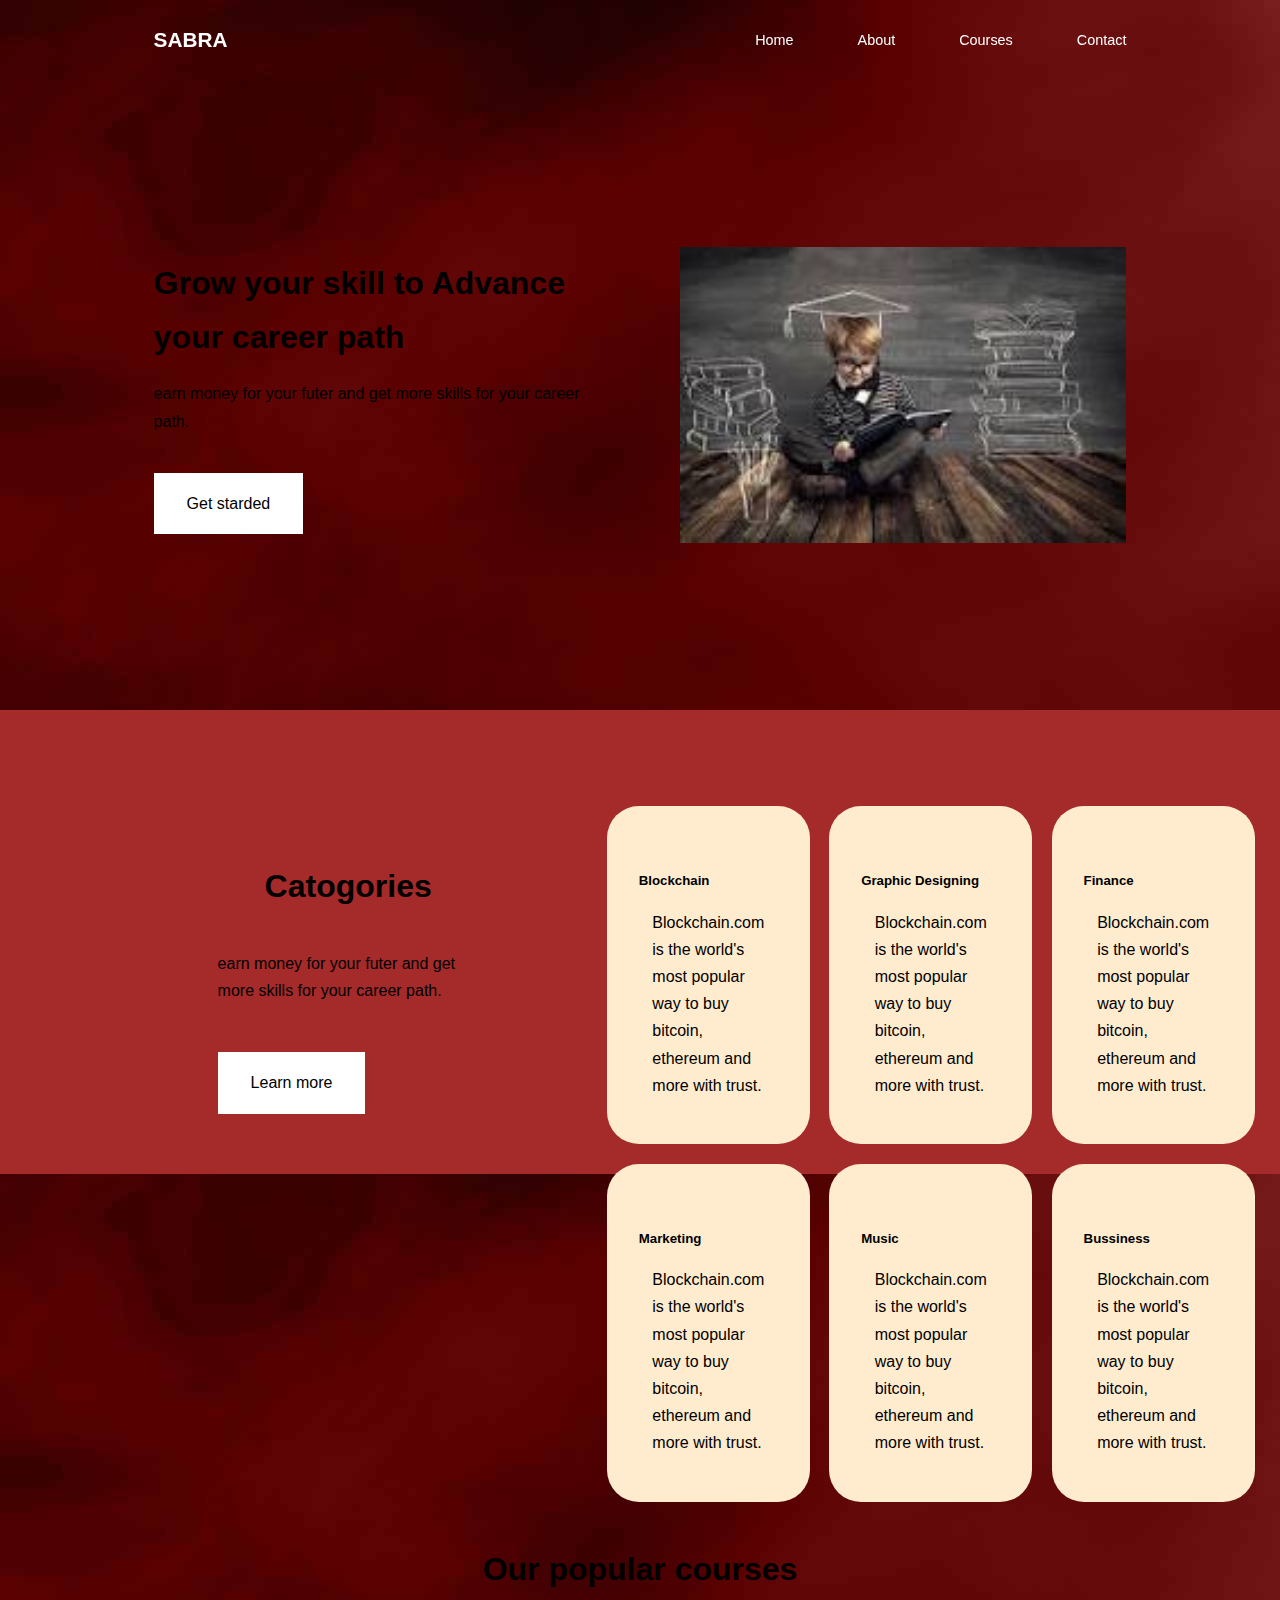
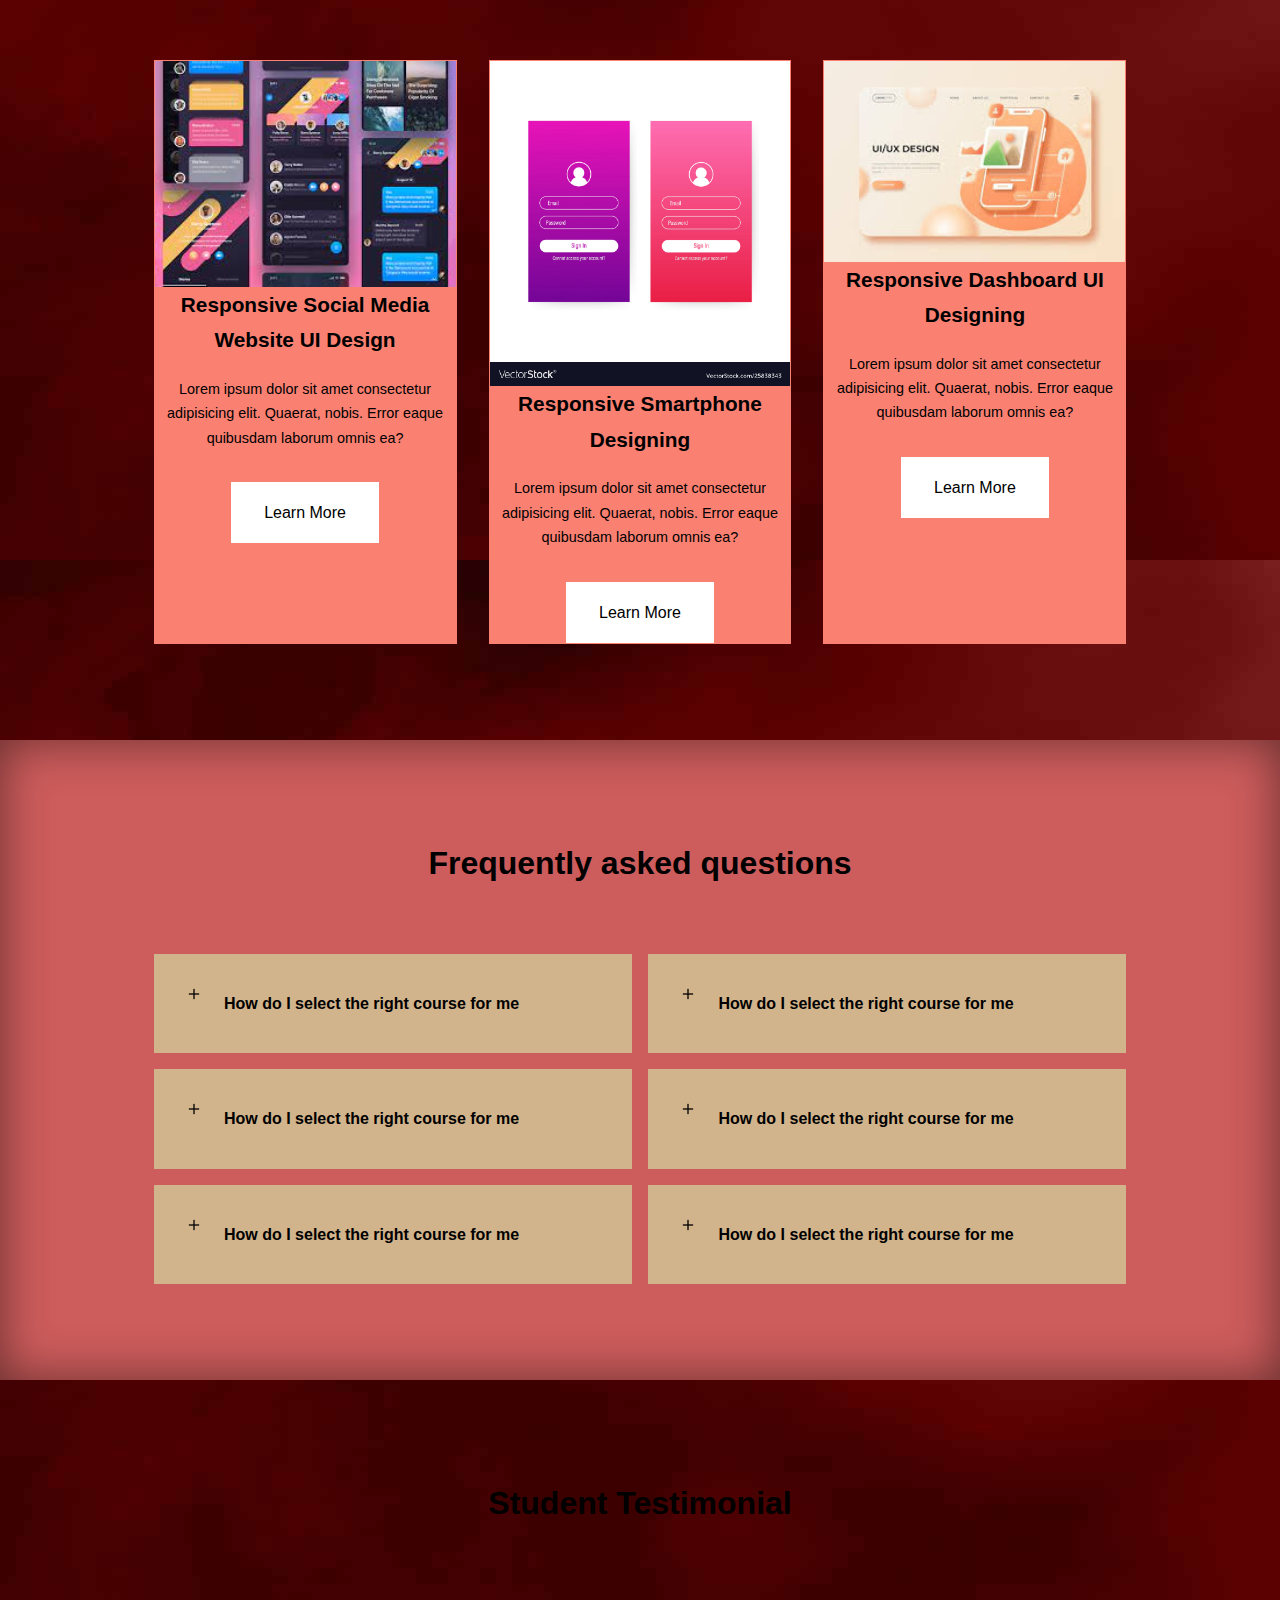
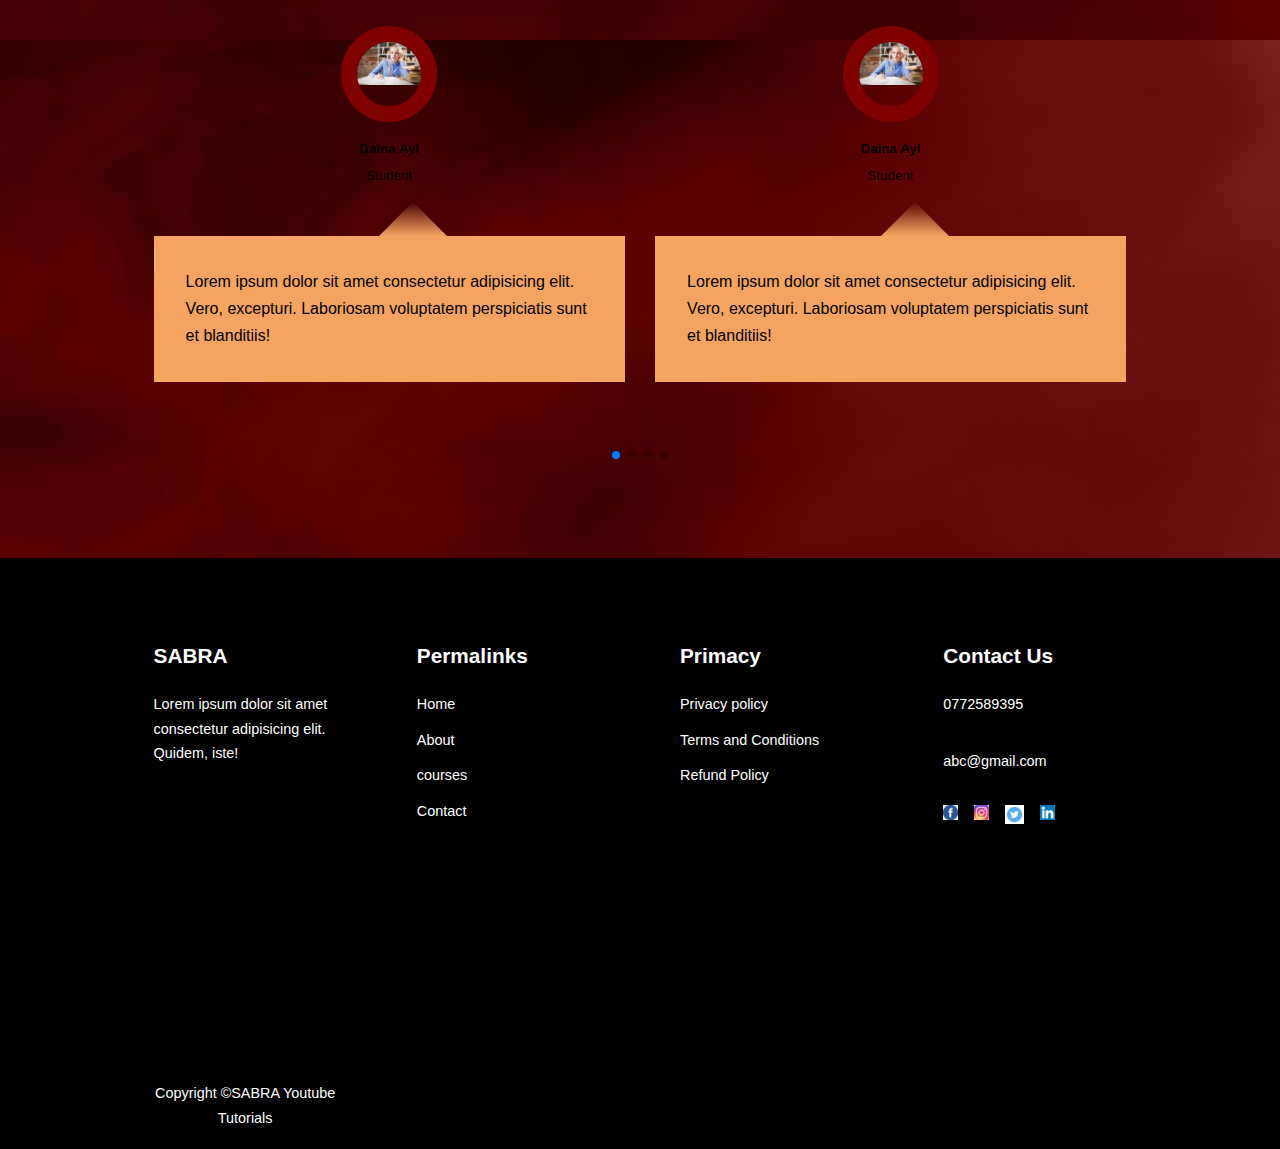
<file: index.html>
<!DOCTYPE html>
<html lang="en">
<head>
    <meta charset="UTF-8">
    <meta http-equiv="X-UA-Compatible" content="IE=edge">
    <meta name="viewport" content="width=device-width, initial-scale=1.0">
    <title>Education Website</title>

    <link rel="stylesheet" href="https://unicons.iconscout.com/release/v2.1.6/css/unicons.css">

    <link rel="stylesheet" href="index.css">

    <style>
        body{
            background-image: url("image9.jpg");
        }
    </style>

    <link rel="stylesheet" href="https://cdn.jsdelivr.net/npm/swiper@8/swiper-bundle.min.css"/>
</head>
<body>
    <nav>
        <div class="container nav_container">
            <a href="index.html"><h4>SABRA</h4></a>
            <ul class="nav_menue">
                <li><a href="index.html">Home</a></li>
                <li><a href="about.html">About</a></li>
                <li><a href="courses.html">Courses</a></li>
                <li><a href="contact.html">Contact</a></li>
            </ul>
            <button id="open_menu_btn"><i class="uil uil-bars"></i></button>
            <button id="close_menu_btn"><i class="uil uil-multiply"></i></button>  
        </div>
    </nav>

    <header>
        <div class="container header_container">
            <div class="header_left">
                <h2>Grow your skill to Advance your career path</h2>
                <p>earn money for your futer and get more skills for your career path.</p>
                <a href="courses.html" class="btn btn.primary">Get starded</a>
            </div>
            <div class="header_right.image">
                <img src="image1.jpg">
            </div>
        </div>
    </header>


    <section class="catogories">
        <div class="container catogories_container">
            <div class="catogories_left">
                <h2>Catogories</h2>
                <p>earn money for your futer and get more skills for your career path.</p>
                <a href="#" class="btn">Learn more</a>
            </div>
            <div class="catogories_right">
                <article class="catogory">
                    <h5>Blockchain</h5>
                    <p>Blockchain.com is the world's most popular way to buy bitcoin, ethereum and more with trust.</p>
                </article>
                <article class="catogory">
                    <h5>Graphic Designing</h5>
                    <p>Blockchain.com is the world's most popular way to buy bitcoin, ethereum and more with trust.</p>
                </article>
                <article class="catogory">
                    <h5>Finance</h5>
                    <p>Blockchain.com is the world's most popular way to buy bitcoin, ethereum and more with trust.</p>
                </article>
                <article class="catogory">
                    <h5>Marketing</h5>
                    <p>Blockchain.com is the world's most popular way to buy bitcoin, ethereum and more with trust.</p>
                </article>
                <article class="catogory">
                    <h5>Music</h5>
                    <p>Blockchain.com is the world's most popular way to buy bitcoin, ethereum and more with trust.</p>
                </article>
                <article class="catogory">
                    <h5>Bussiness</h5>
                    <p>Blockchain.com is the world's most popular way to buy bitcoin, ethereum and more with trust.</p>
                </article>
            </div>
        </div>
    </section>



    <section class="courses">
        <h2>Our popular courses</h2>
            <div class="container courses_container">
                <article class="course">
                    <div class="course_image">
                        <img src="image2.jpg">
                    </div>
                    <div class="course_info">
                    <h4>Responsive Social Media Website UI Design</h4>
                    <p>Lorem ipsum dolor sit amet consectetur adipisicing elit. Quaerat, nobis. Error eaque quibusdam laborum omnis ea?</p>
                    <a href="courses.html" class="btn btn-primary">Learn More</a>
                    </div>
                </article>

                <article class="course">
                    <div class="course_image">
                        <img src="image3.jpg">
                    </div>
                    <div class="course_info">
                    <h4>Responsive Smartphone Designing</h4>
                    <p>Lorem ipsum dolor sit amet consectetur adipisicing elit. Quaerat, nobis. Error eaque quibusdam laborum omnis ea?</p>
                    <a href="courses.html" class="btn btn-primary">Learn More</a>
                </div>
                </article>

                <article class="course">
                    <div class="course_image">
                        <img src="images4.jpg">
                    </div>
                    <div class="course_info">
                    <h4>Responsive Dashboard UI Designing</h4>
                    <p>Lorem ipsum dolor sit amet consectetur adipisicing elit. Quaerat, nobis. Error eaque quibusdam laborum omnis ea?</p>
                    <a href="courses.html" class="btn btn-primary">Learn More</a>
                    </div>
                </article>
            </div>
        </div>
    </section>



    <section class="faqs">
        <h2>Frequently asked questions</h2>
        <div class="container faqs_container">
            <article class="faq open">
                <div class="faq_icon"><img src="plus.png"></div>
                <div class="question_answer">
                    <h4>How do I select the right course for me</h4>
                    <p>Lorem ipsum dolor, sit amet consectetur adipisicing elit. Soluta minima, debitis quae reprehenderit eum veritatis atque aspernatur odio provident commodi neque voluptatibus animi illum accusamus architecto pariatur vel non tempora.
                    </p>
                </div>
            </article>

            <article class="faq open">
                <div class="faq_icon"><img src="plus.png"></div>
                <div class="question_answer">
                    <h4>How do I select the right course for me</h4>
                    <p>Lorem ipsum dolor, sit amet consectetur adipisicing elit. Soluta minima, debitis quae reprehenderit eum veritatis atque aspernatur odio provident commodi neque voluptatibus animi illum accusamus architecto pariatur vel non tempora.
                    </p>
                </div>
            </article>

            <article class="faq open">
                <div class="faq_icon"><img src="plus.png"></div>
                <div class="question_answer">
                    <h4>How do I select the right course for me</h4>
                    <p>Lorem ipsum dolor, sit amet consectetur adipisicing elit. Soluta minima, debitis quae reprehenderit eum veritatis atque aspernatur odio provident commodi neque voluptatibus animi illum accusamus architecto pariatur vel non tempora.
                    </p>
                </div>
            </article>

            <article class="faq open">
                <div class="faq_icon"><img src="plus.png"></div>
                <div class="question_answer">
                    <h4>How do I select the right course for me</h4>
                    <p>Lorem ipsum dolor, sit amet consectetur adipisicing elit. Soluta minima, debitis quae reprehenderit eum veritatis atque aspernatur odio provident commodi neque voluptatibus animi illum accusamus architecto pariatur vel non tempora.
                    </p>
                </div>
            </article>

            <article class="faq open">
                <div class="faq_icon"><img src="plus.png"></div>
                <div class="question_answer">
                    <h4>How do I select the right course for me</h4>
                    <p>Lorem ipsum dolor, sit amet consectetur adipisicing elit. Soluta minima, debitis quae reprehenderit eum veritatis atque aspernatur odio provident commodi neque voluptatibus animi illum accusamus architecto pariatur vel non tempora.
                    </p>
                </div>
            </article>

            <article class="faq open">
                <div class="faq_icon"><img src="plus.png"></div>
                <div class="question_answer">
                    <h4>How do I select the right course for me</h4>
                    <p>Lorem ipsum dolor, sit amet consectetur adipisicing elit. Soluta minima, debitis quae reprehenderit eum veritatis atque aspernatur odio provident commodi neque voluptatibus animi illum accusamus architecto pariatur vel non tempora.
                    </p>
                </div>
            </article>
        </div>
    </section>


    <section class="container testimonial_container mySwiper">
        <h2>Student Testimonial</h2>
        <div class="swiper-wrapper">
            <article class="testimonial swiper-slide">
                <div class="avatar">
                    <img src="image5.jpg">
                </div>
                <div class="testimonial_info">
                    <h5>Daina Ayi</h5>
                    <small>Student</small>
                </div>
                <div class="testimonial_body">
                    <p>Lorem ipsum dolor sit amet consectetur adipisicing elit. Vero, excepturi. Laboriosam voluptatem perspiciatis sunt et blanditiis!</p>
                </div>
            </article>
            <article class="testimonial swiper-slide">
                <div class="avatar">
                    <img src="image5.jpg">
                </div>
                <div class="testimonial_info">
                    <h5>Daina Ayi</h5>
                    <small>Student</small>
                </div>
                <div class="testimonial_body">
                    <p>Lorem ipsum dolor sit amet consectetur adipisicing elit. Vero, excepturi. Laboriosam voluptatem perspiciatis sunt et blanditiis!</p>
                </div>
            </article>
            <article class="testimonial swiper-slide">
                <div class="avatar">
                    <img src="image5.jpg">
                </div>
                <div class="testimonial_info">
                    <h5>Daina Ayi</h5>
                    <small>Student</small>
                </div>
                <div class="testimonial_body">
                    <p>Lorem ipsum dolor sit amet consectetur adipisicing elit. Vero, excepturi. Laboriosam voluptatem perspiciatis sunt et blanditiis!</p>
                </div>
            </article>
            <article class="testimonial swiper-slide">
                <div class="avatar">
                    <img src="image5.jpg">
                </div>
                <div class="testimonial_info">
                    <h5>Daina Ayi</h5>
                    <small>Student</small>
                </div>
                <div class="testimonial_body">
                    <p>Lorem ipsum dolor sit amet consectetur adipisicing elit. Vero, excepturi. Laboriosam voluptatem perspiciatis sunt et blanditiis!</p>
                </div>
            </article>
            <article class="testimonial swiper-slide">
                <div class="avatar">
                    <img src="image5.jpg">
                </div>
                <div class="testimonial_info">
                    <h5>Daina Ayi</h5>
                    <small>Student</small>
                </div>
                <div class="testimonial_body">
                    <p>Lorem ipsum dolor sit amet consectetur adipisicing elit. Vero, excepturi. Laboriosam voluptatem perspiciatis sunt et blanditiis!</p>
                </div>
            </article>
        </div>
        <div class="swiper-pagination"></div>
        </section>


        <footer>
            <div class="container footer_container">
                <div class="footer 1">
                    <a href="index.html" class="footer_logo"><h4>SABRA</h4></a>
                    <p>
                        Lorem ipsum dolor sit amet consectetur adipisicing elit. Quidem, iste!
                    </p>
                </div>

                <div class="footer 2">
                    <h4>Permalinks</h4>
                    <ul class="permalinks">
                        <li><a href="index.html">Home</a></li>
                        <li ><a href="about.html">About</a></li>
                        <li><a href="courses.html">courses</a></li>
                        <li><a href="contact.html">Contact</a></li>
                    </ul>
                </div>

                <div class="footer 3">
                    <h4>Primacy</h4>
                    <ul class="Primacy">
                        <li><a href="#">Privacy policy</a></li>
                        <li ><a href="#">Terms and Conditions</a></li>
                        <li><a href="#">Refund Policy</a></li>
                    </ul>
                </div>

                <div class="footer 4">
                    <h4>Contact Us</h4>
                    <div >
                        <p>0772589395</p>
                        <p>abc@gmail.com</p>
                    </div>
                    <ul class="footer_socials">
                        <li>
                            <a href="#"><img src="facebook.png"></a>
                        </li>
                        <li>
                            <a href="#"><img src="instergram.jpg"></a>
                        </li>
                        <li>
                            <a href="#"><img src="twitter.png"></a>
                        </li>
                        <li>
                            <a href="#"><img src="linkdin.png"></a>
                        </li>
                    </ul>
                </div>
                <div class="footer_copyrights">
                    <p>Copyright &copy;SABRA Youtube Tutorials</p>
                </div>
                
            </div>
        </footer>
    <script src="./main.js"></script>
    <script src="https://cdn.jsdelivr.net/npm/swiper@8/swiper-bundle.min.js"></script>

    <script>
        var swiper = new Swiper(".mySwiper", {
          slidesPerView: 1,
          spaceBetween: 30,
          pagination: {
            el: ".swiper-pagination",
            clickable: true,
          },
          breakpoints:{
            600: {
                slidesPerView: 2,
            }
          }
        });
      </script>
</body>
</html>
</file>
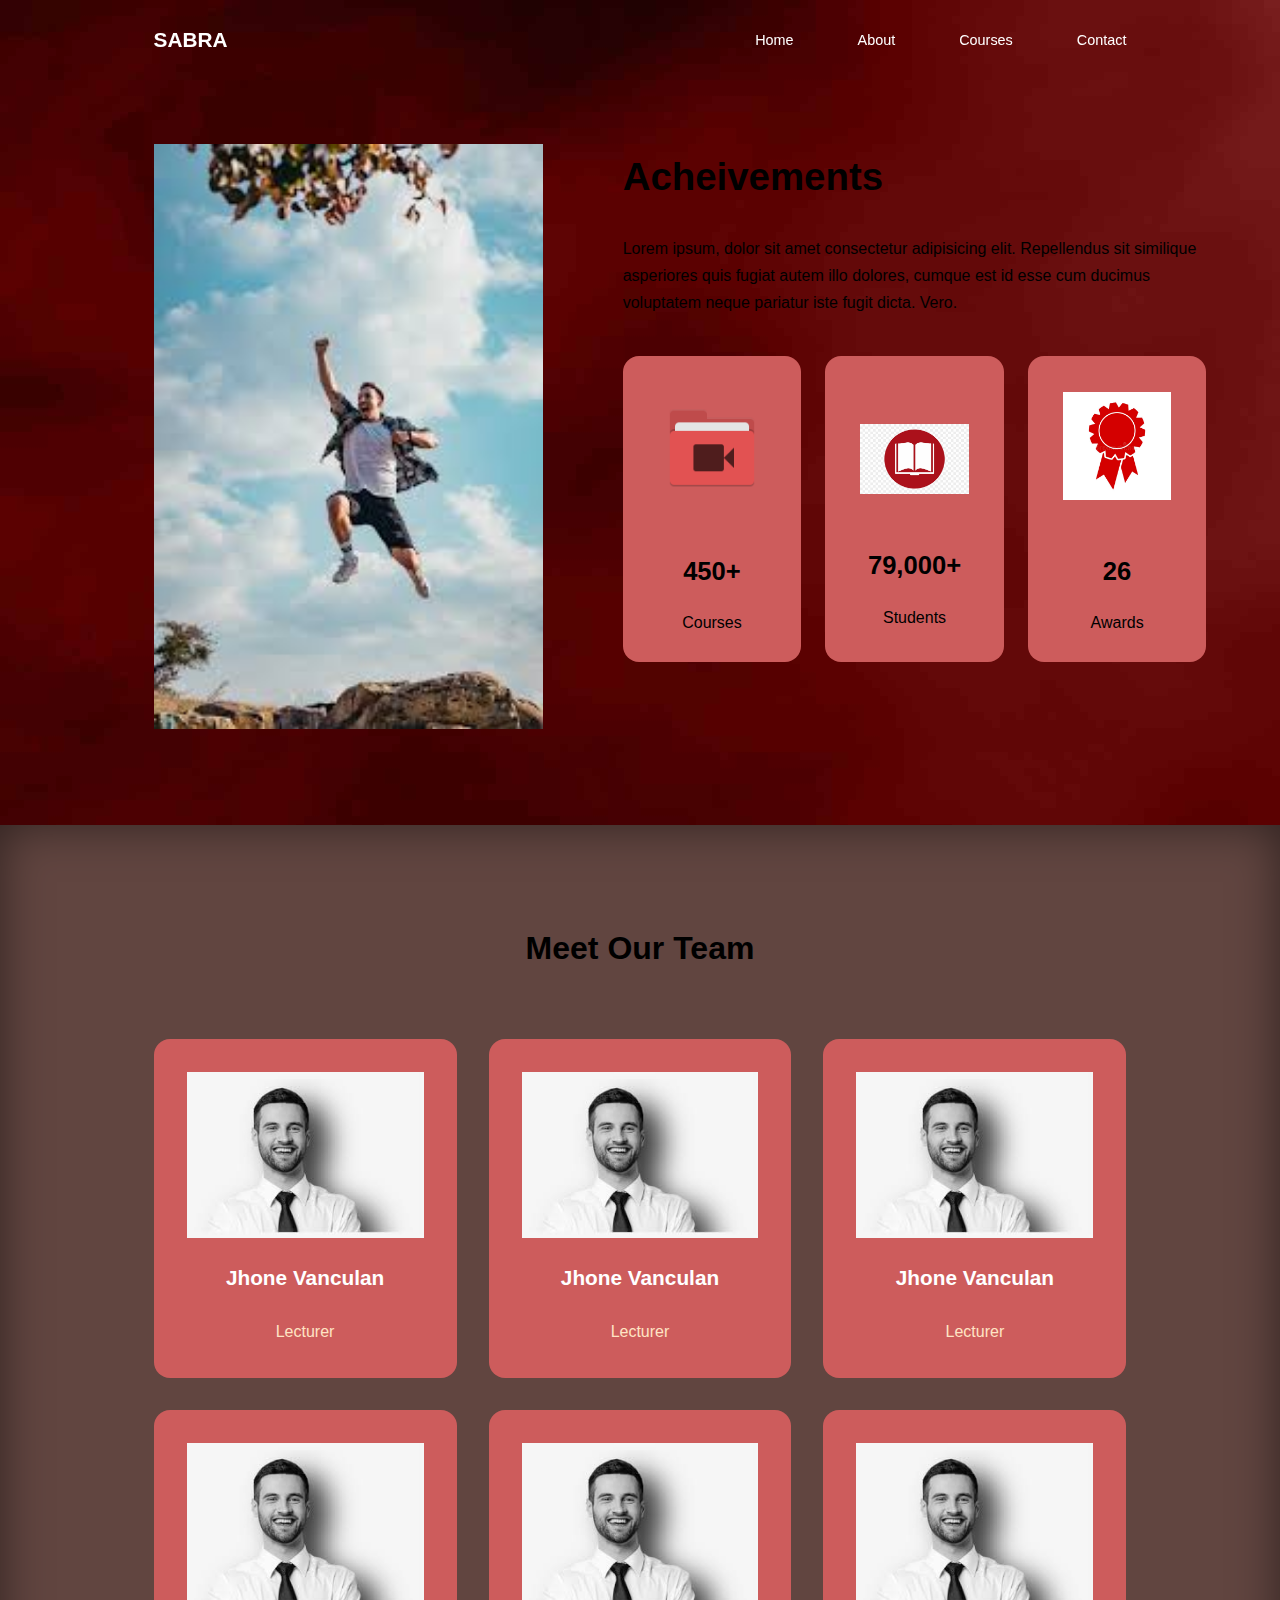
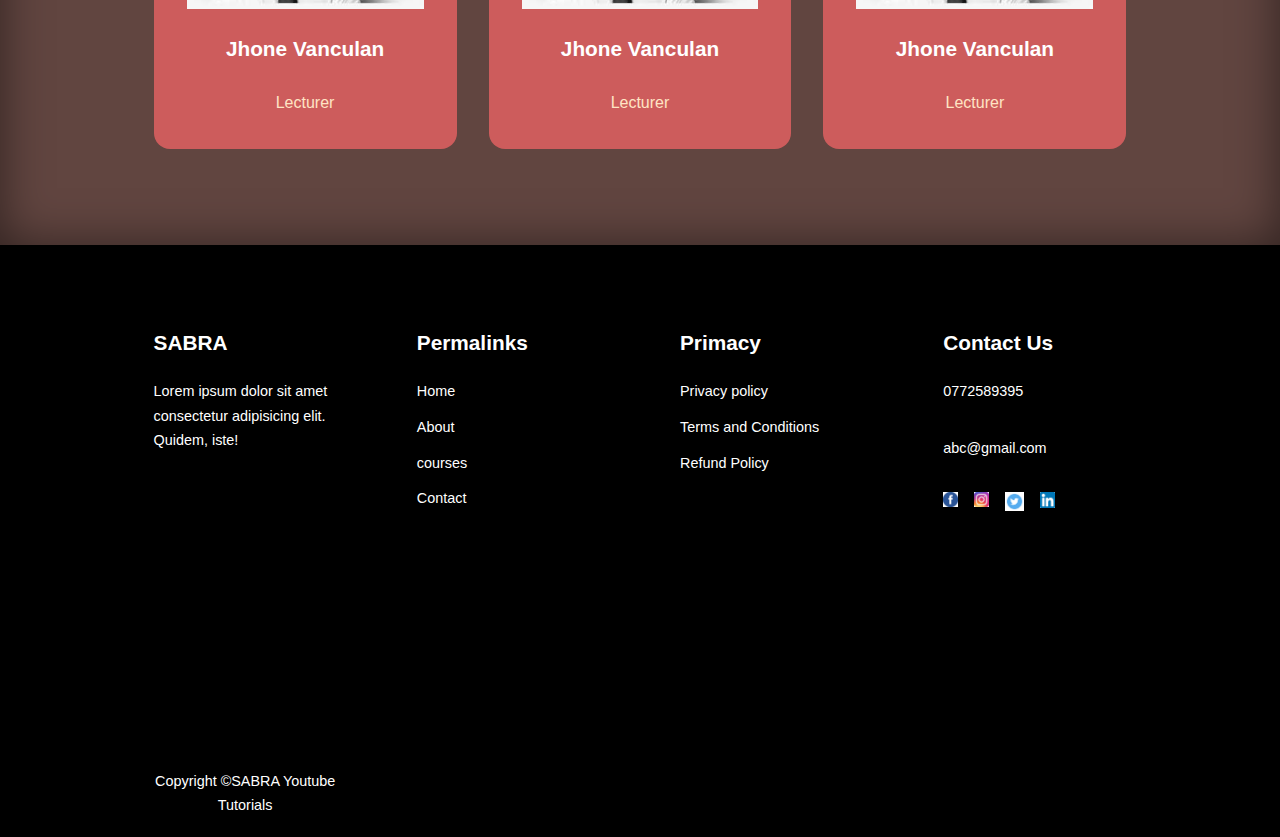
<file: about.html>
<!DOCTYPE html>
<html lang="en">
<head>
    <meta charset="UTF-8">
    <meta http-equiv="X-UA-Compatible" content="IE=edge">
    <meta name="viewport" content="width=device-width, initial-scale=1.0">
    <title>Education Website</title>

    <link rel="stylesheet" href="https://unicons.iconscout.com/release/v2.1.6/css/unicons.css">


    <link rel="stylesheet" href="index.css">
    <link rel="stylesheet" href="about.css">

    <style>
        body{
            background-image: url("image9.jpg");
        }
    </style>
</head>
<body>
    <nav>
        <div class="container nav_container">
            <a href="index.html"><h4>SABRA</h4></a>
            <ul class="nav_menue">
                <li><a href="index.html">Home</a></li>
                <li><a href="about.html">About</a></li>
                <li><a href="courses.html">Courses</a></li>
                <li><a href="contact.html">Contact</a></li>
            </ul>
            <button id="open_menu_btn"><i class="uil uil-bars"></i></button>
            <button id="close_menu_btn"><i class="uil uil-multiply"></i></button>  
        </div>
    </nav>

    <section class="about_achivements">
        <div class="container about_achivements-container">
            <div class="about_achivements-left">
                <img src="achive.jpg">
            </div>
            <div class="about_achivements-right">
               <h1>Acheivements</h1>
               <p>Lorem ipsum, dolor sit amet consectetur adipisicing elit. Repellendus sit similique asperiores quis fugiat autem illo dolores, cumque est id esse cum ducimus voluptatem neque pariatur iste fugit dicta. Vero.</p> 
            <div class="archivements_cards">
                <article class="archivement_card">
                    <span class="achiv_icon">
                        <img src ="vedio.png">
                    </span>
                    <h3>450+</h3>
                    <p>Courses</p>
                </article>

                <article class="archivement_card">
                    <span class="achiv_icon">
                        <img src ="new.png">
                    </span>
                    <h3>79,000+</h3>
                    <p>Students</p>
                </article>

                <article class="archivement_card">
                    <span class="achiv_icon">
                        <img src ="award1.jpg">
                    </span>
                    <h3>26</h3>
                    <p>Awards</p>
                </article>
            </div>
            
            </div>
        </div>
    </section>



    <section class="team">
        <h2>Meet Our Team</h2>
        <div class="container team_container">
            <article class="team_member">
                <div class="team_member-image">
                    <img src="t1.jpg">
                </div>
                <div class="team_member_info">
                    <h4>Jhone Vanculan</h4>
                    <p>Lecturer</p>
                </div>
                <div class="team_member-socials">
                    <a href="https://instagram.com" target="_blank"><img class="team_member-im" src="instergram.jpg"></a>
                    <a href="https://twitter.com" target="_blank"><img class="team_member-im" src="twitter.png"></a>
                    <a href="https://linkedin.com" target="_blank"><img class="team_member-im" src="linkdin.png"></a>
                </div>
            </article>
            
            <article class="team_member">
                <div class="team_member-image">
                    <img src="t1.jpg">
                </div>
                <div class="team_member_info">
                    <h4>Jhone Vanculan</h4>
                        <p>Lecturer</p>
                </div>
                <div class="team_member-socials">
                    <a href="https://instagram.com" target="_blank"><img class="team_member-im" src="instergram.jpg"></a>
                    <a href="https://twitter.com" target="_blank"><img class="team_member-im" src="twitter.png"></a>
                    <a href="https://linkedin.com" target="_blank"><img class="team_member-im" src="linkdin.png"></a>
                </div>
            </article>
            <article class="team_member">
                <div class="team_member-image">
                    <img src="t1.jpg">
                </div>
                <div class="team_member_info">
                    <h4>Jhone Vanculan</h4>
                    <p>Lecturer</p>
                </div>
                <div class="team_member-socials">
                    <a href="https://instagram.com" target="_blank"><img class="team_member-im" src="instergram.jpg"></a>
                    <a href="https://twitter.com" target="_blank"><img class="team_member-im" src="twitter.png"></a>
                    <a href="https://linkedin.com" target="_blank"><img class="team_member-im" src="linkdin.png"></a>
               </div>
            </article>
            <article class="team_member">
                <div class="team_member-image">
                    <img src="t1.jpg">
                </div>
                <div class="team_member_info">
                    <h4>Jhone Vanculan</h4>
                    <p>Lecturer</p>
                </div>
                <div class="team_member-socials">
                    <a href="https://instagram.com" target="_blank"><img class="team_member-im" src="instergram.jpg"></a>
                    <a href="https://twitter.com" target="_blank"><img class="team_member-im" src="twitter.png"></a>
                    <a href="https://linkedin.com" target="_blank"><img class="team_member-im" src="linkdin.png"></a>
                </div>
            </article>
            <article class="team_member">
                <div class="team_member-image">
                    <img src="t1.jpg">
                </div>
                <div class="team_member_info">
                    <h4>Jhone Vanculan</h4>
                    <p>Lecturer</p>
                </div>
                <div class="team_member-socials">
                    <a href="https://instagram.com" target="_blank"><img class="team_member-im" src="instergram.jpg"></a>
                    <a href="https://twitter.com" target="_blank"><img class="team_member-im" src="twitter.png"></a>
                    <a href="https://linkedin.com" target="_blank"><img class="team_member-im" src="linkdin.png"></a>
                </div>
            </article>
            <article class="team_member">
                <div class="team_member-image">
                    <img src="t1.jpg">
                </div>
                <div class="team_member_info">
                    <h4>Jhone Vanculan</h4>
                    <p>Lecturer</p>
                </div>
                <div class="team_member-socials">
                    <a href="https://instagram.com" target="_blank"><img class="team_member-im" src="instergram.jpg"></a>
                    <a href="https://twitter.com" target="_blank"><img class="team_member-im" src="twitter.png"></a>
                    <a href="https://linkedin.com" target="_blank"><img class="team_member-im" src="linkdin.png"></a>
                </div>
            </article>
        </div>
    </section>






    <footer>
        <div class="container footer_container">
            <div class="footer 1">
                <a href="index.html" class="footer_logo"><h4>SABRA</h4></a>
                <p>
                    Lorem ipsum dolor sit amet consectetur adipisicing elit. Quidem, iste!
                </p>
            </div>

            <div class="footer 2">
                <h4>Permalinks</h4>
                <ul class="permalinks">
                    <li><a href="index.html">Home</a></li>
                    <li ><a href="about.html">About</a></li>
                    <li><a href="courses.html">courses</a></li>
                    <li><a href="contact.html">Contact</a></li>
                </ul>
            </div>

            <div class="footer 3">
                <h4>Primacy</h4>
                <ul class="Primacy">
                    <li><a href="#">Privacy policy</a></li>
                    <li ><a href="#">Terms and Conditions</a></li>
                    <li><a href="#">Refund Policy</a></li>
                </ul>
            </div>

            <div class="footer 4">
                <h4>Contact Us</h4>
                <div >
                    <p>0772589395</p>
                    <p>abc@gmail.com</p>
                </div>
                <ul class="footer_socials">
                    <li>
                        <a href="#"><img src="facebook.png"></a>
                    </li>
                    <li>
                        <a href="#"><img src="instergram.jpg"></a>
                    </li>
                    <li>
                        <a href="#"><img src="twitter.png"></a>
                    </li>
                    <li>
                        <a href="#"><img src="linkdin.png"></a>
                    </li>
                </ul>
            </div>
            <div class="footer_copyrights">
                <p>Copyright &copy;SABRA Youtube Tutorials</p>
            </div>
            
        </div>
    </footer>
    <script src="./main.js"></script>
</body>
</html>
</file>
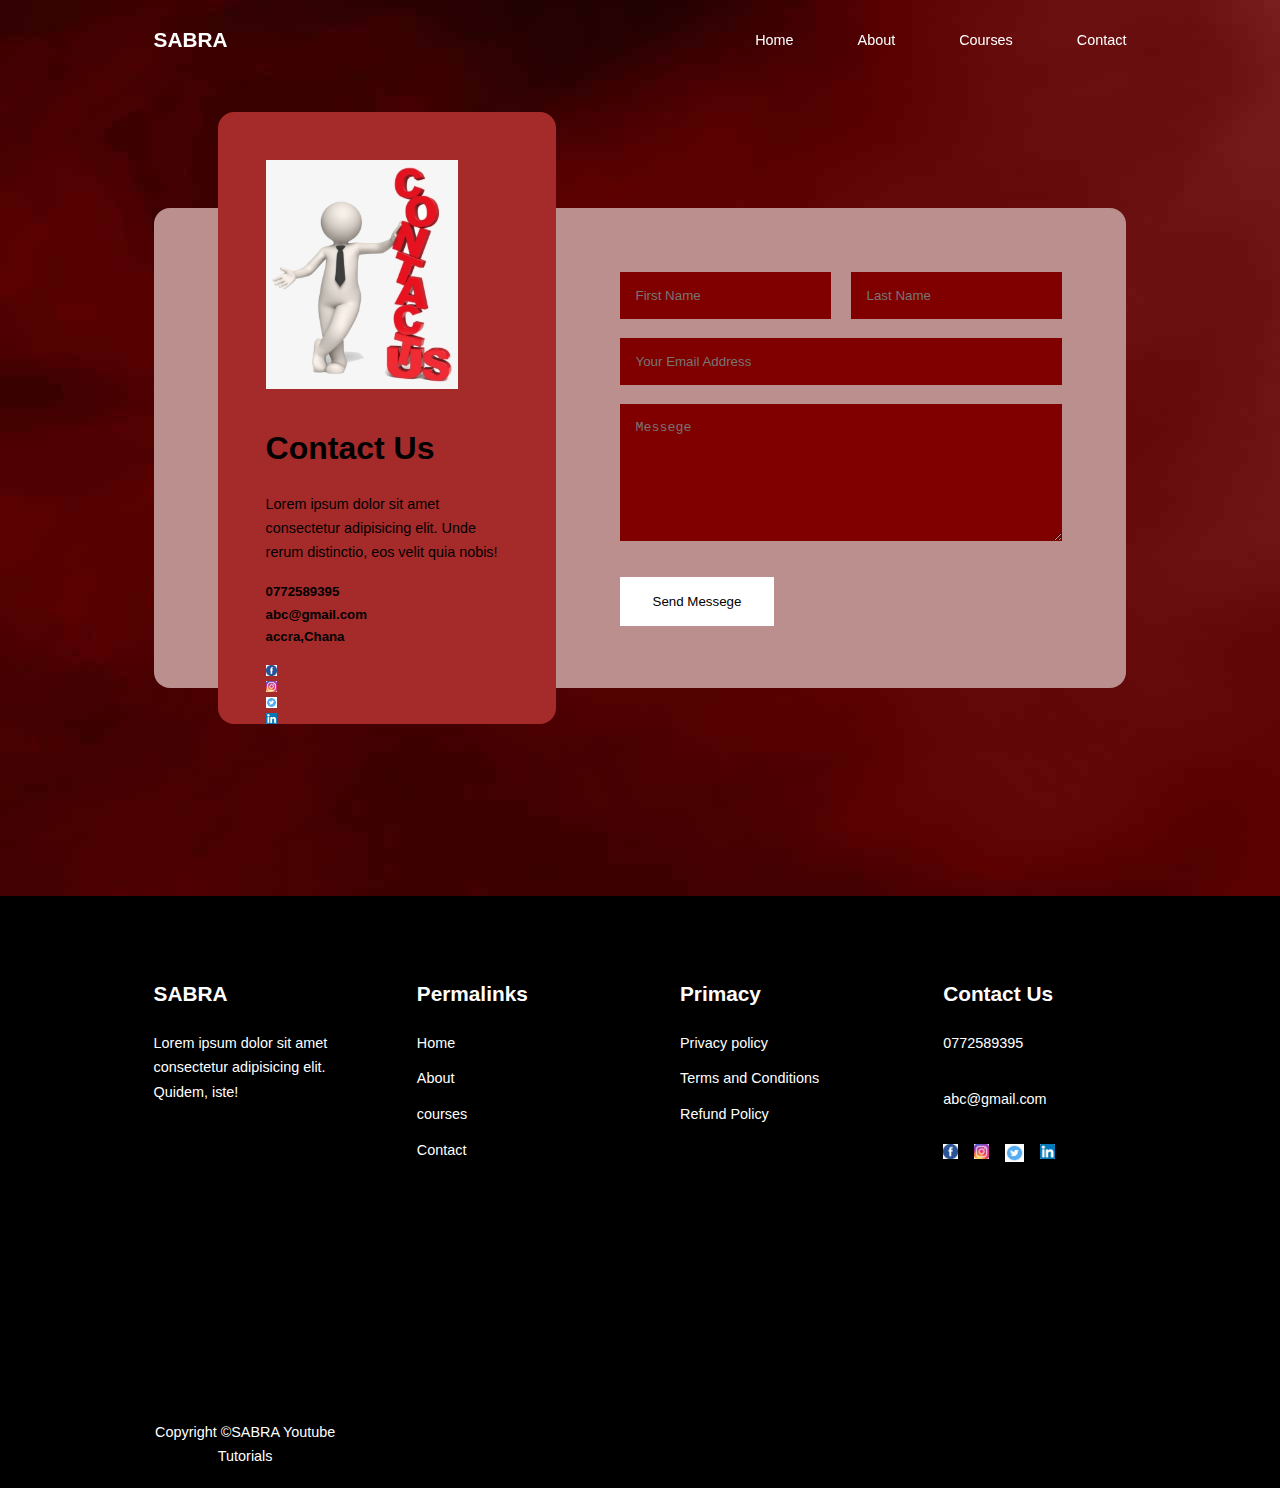
<file: contact.html>
<!DOCTYPE html>
<html lang="en">
<head>
    <meta charset="UTF-8">
    <meta http-equiv="X-UA-Compatible" content="IE=edge">
    <meta name="viewport" content="width=device-width, initial-scale=1.0">
    <title>Education Website</title>

    <link rel="stylesheet" href="https://unicons.iconscout.com/release/v2.1.6/css/unicons.css">


    <link rel="stylesheet" href="index.css">
    <link rel="stylesheet" href="contact.css">

    <style>
        body{
            background-image: url("image9.jpg");
        }
    </style>

</head>
<body>
    <nav>
        <div class="container nav_container">
            <a href="index.html"><h4>SABRA</h4></a>
            <ul class="nav_menue">
                <li><a href="index.html">Home</a></li>
                <li><a href="about.html">About</a></li>
                <li><a href="courses.html">Courses</a></li>
                <li><a href="contact.html">Contact</a></li>
            </ul>
            <button id="open_menu_btn"><i class="uil uil-bars"></i></button>
            <button id="close_menu_btn"><i class="uil uil-multiply"></i></button>  
        </div>
    </nav>


    <section class="contact">
        <div class="container contact_container">
            <aside class="contact_aside">
                <div class="aside_image">
                    <img src="image6.png">
                </div>
            <h2>Contact Us</h2>
            <p>Lorem ipsum dolor sit amet consectetur adipisicing elit. Unde rerum distinctio, eos velit quia nobis!</p>
            <ul class="contact_details">
                <li>
                    <h5>0772589395</h5>
                </li>
                <li>
                    <h5>abc@gmail.com</h5>
                </li>
                <li>
                    <h5>accra,Chana</h5>
                </li>
                </ul>
                <ul class="contact_socials">
                    <li>
                        <img src="facebook.png">
                    </li>
                    <li>
                        <img src="instergram.jpg">
                    </li>
                    <li>
                        <img src="twitter.png">
                    </li>
                    <li>
                        <img src="linkdin.png">
                    </li>
                    </ul>
            </aside>
                
            <form action="https://formspree.io/f/mrgdgdbb" method="POST" class="contact_form">
                <div class="form_name">
                    <input type="text" name="First Name" placeholder="First Name" required>
                    <input type="text" name="Last Name" placeholder="Last Name" required>
                </div>
                    <input type="email" name="Email Address" placeholder="Your Email Address" required>
                    <textarea name="Messege" rows="7" placeholder="Messege" required></textarea>
                    <button type="submit" class="btn btn-primary">Send Messege</button>
            </form>
        </div>
    </section>
    


    <footer>
        <div class="container footer_container">
            <div class="footer 1">
                <a href="index.html" class="footer_logo"><h4>SABRA</h4></a>
                <p>
                    Lorem ipsum dolor sit amet consectetur adipisicing elit. Quidem, iste!
                </p>
            </div>

            <div class="footer 2">
                <h4>Permalinks</h4>
                <ul class="permalinks">
                    <li><a href="index.html">Home</a></li>
                    <li ><a href="about.html">About</a></li>
                    <li><a href="courses.html">courses</a></li>
                    <li><a href="contact.html">Contact</a></li>
                </ul>
            </div>

            <div class="footer 3">
                <h4>Primacy</h4>
                <ul class="Primacy">
                    <li><a href="#">Privacy policy</a></li>
                    <li ><a href="#">Terms and Conditions</a></li>
                    <li><a href="#">Refund Policy</a></li>
                </ul>
            </div>

            <div class="footer 4">
                <h4>Contact Us</h4>
                <div >
                    <p>0772589395</p>
                    <p>abc@gmail.com</p>
                </div>
                <ul class="footer_socials">
                    <li>
                        <a href="#"><img src="facebook.png"></a>
                    </li>
                    <li>
                        <a href="#"><img src="instergram.jpg"></a>
                    </li>
                    <li>
                        <a href="#"><img src="twitter.png"></a>
                    </li>
                    <li>
                        <a href="#"><img src="linkdin.png"></a>
                    </li>
                </ul>
            </div>
            <div class="footer_copyrights">
                <p>Copyright &copy;SABRA Youtube Tutorials</p>
            </div>
            
        </div>
    </footer>
<script src="./main.js"></script>

</body>
</html>
</file>
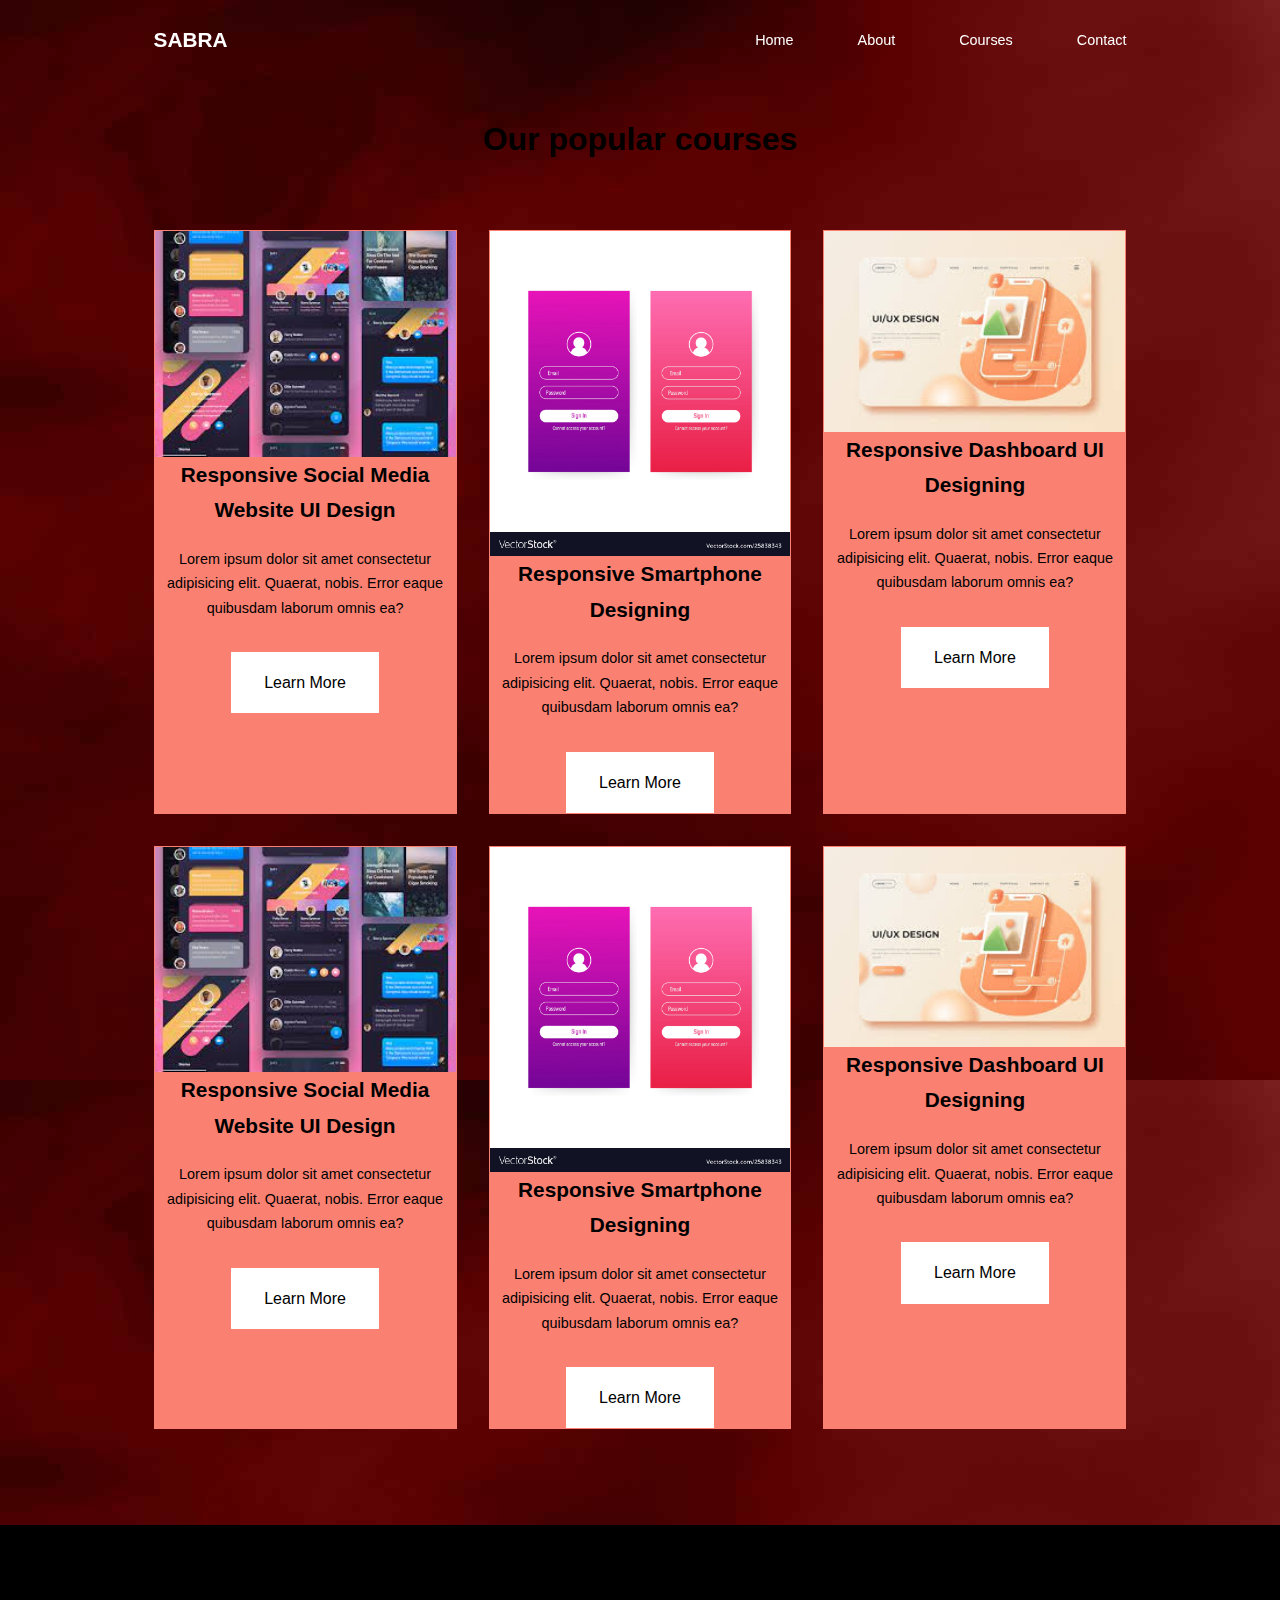
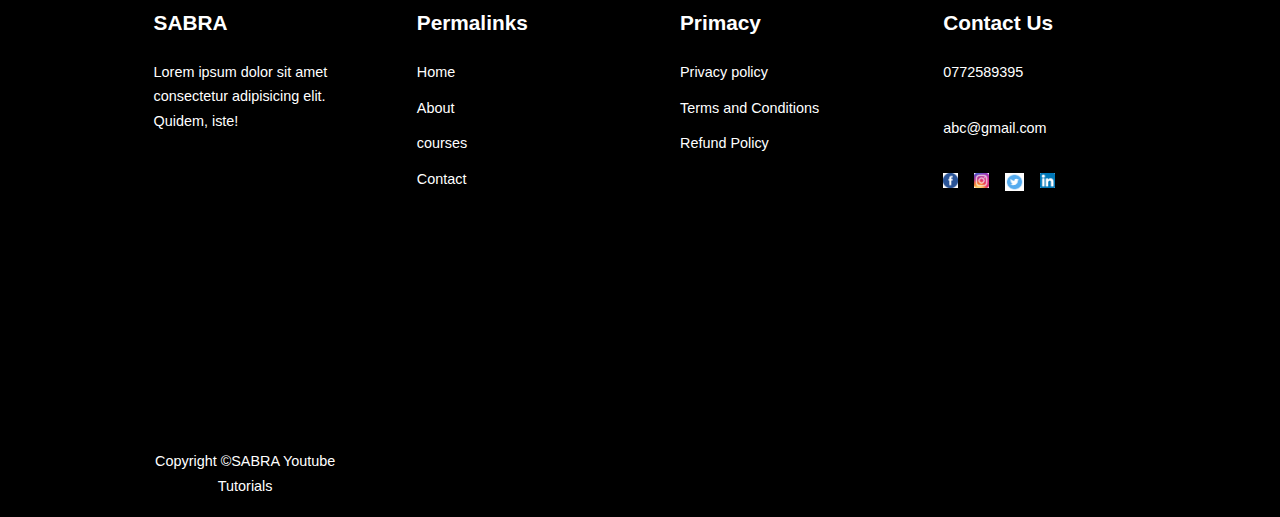
<file: courses.html>
<!DOCTYPE html>
<html lang="en">
<head>
    <meta charset="UTF-8">
    <meta http-equiv="X-UA-Compatible" content="IE=edge">
    <meta name="viewport" content="width=device-width, initial-scale=1.0">
    <title>Education Website</title>

    <link rel="stylesheet" href="https://unicons.iconscout.com/release/v2.1.6/css/unicons.css">

    <link rel="stylesheet" href="index.css">
    <style>
        body{
            background-image: url("image9.jpg");
        }
        .courses{
            margin-top: 1rem;
        }
    </style>
    </head>
    <body>
        <nav>
            <div class="container nav_container">
                <a href="index.html"><h4>SABRA</h4></a>
                <ul class="nav_menue">
                    <li><a href="index.html">Home</a></li>
                    <li><a href="about.html">About</a></li>
                    <li><a href="courses.html">Courses</a></li>
                    <li><a href="contact.html">Contact</a></li>
                </ul>
                <button id="open_menu_btn"><i class="uil uil-bars"></i></button>
                <button id="close_menu_btn"><i class="uil uil-multiply"></i></button>  
            </div>
        </nav>




    <section class="courses">
        <h2>Our popular courses</h2>
            <div class="container courses_container">
                <article class="course">
                    <div class="course_image">
                        <img src="image2.jpg">
                    </div>
                    <div class="course_info">
                    <h4>Responsive Social Media Website UI Design</h4>
                    <p>Lorem ipsum dolor sit amet consectetur adipisicing elit. Quaerat, nobis. Error eaque quibusdam laborum omnis ea?</p>
                    <a href="courses.html" class="btn btn-primary">Learn More</a>
                    </div>
                </article>

                <article class="course">
                    <div class="course_image">
                        <img src="image3.jpg">
                    </div>
                    <div class="course_info">
                    <h4>Responsive Smartphone Designing</h4>
                    <p>Lorem ipsum dolor sit amet consectetur adipisicing elit. Quaerat, nobis. Error eaque quibusdam laborum omnis ea?</p>
                    <a href="courses.html" class="btn btn-primary">Learn More</a>
                </div>
                </article>

                <article class="course">
                    <div class="course_image">
                        <img src="images4.jpg">
                    </div>
                    <div class="course_info">
                    <h4>Responsive Dashboard UI Designing</h4>
                    <p>Lorem ipsum dolor sit amet consectetur adipisicing elit. Quaerat, nobis. Error eaque quibusdam laborum omnis ea?</p>
                    <a href="courses.html" class="btn btn-primary">Learn More</a>
                    </div>
                </article>

                <article class="course">
                    <div class="course_image">
                        <img src="image2.jpg">
                    </div>
                    <div class="course_info">
                    <h4>Responsive Social Media Website UI Design</h4>
                    <p>Lorem ipsum dolor sit amet consectetur adipisicing elit. Quaerat, nobis. Error eaque quibusdam laborum omnis ea?</p>
                    <a href="courses.html" class="btn btn-primary">Learn More</a>
                    </div>
                </article>

                <article class="course">
                    <div class="course_image">
                        <img src="image3.jpg">
                    </div>
                    <div class="course_info">
                    <h4>Responsive Smartphone Designing</h4>
                    <p>Lorem ipsum dolor sit amet consectetur adipisicing elit. Quaerat, nobis. Error eaque quibusdam laborum omnis ea?</p>
                    <a href="courses.html" class="btn btn-primary">Learn More</a>
                </div>
                </article>

                <article class="course">
                    <div class="course_image">
                        <img src="images4.jpg">
                    </div>
                    <div class="course_info">
                    <h4>Responsive Dashboard UI Designing</h4>
                    <p>Lorem ipsum dolor sit amet consectetur adipisicing elit. Quaerat, nobis. Error eaque quibusdam laborum omnis ea?</p>
                    <a href="courses.html" class="btn btn-primary">Learn More</a>
                    </div>
                </article>
            </div>
        </div>
    </section>





    <footer>
        <div class="container footer_container">
            <div class="footer 1">
                <a href="index.html" class="footer_logo"><h4>SABRA</h4></a>
                <p>
                    Lorem ipsum dolor sit amet consectetur adipisicing elit. Quidem, iste!
                </p>
            </div>

            <div class="footer 2">
                <h4>Permalinks</h4>
                <ul class="permalinks">
                    <li><a href="index.html">Home</a></li>
                    <li ><a href="about.html">About</a></li>
                    <li><a href="courses.html">courses</a></li>
                    <li><a href="contact.html">Contact</a></li>
                </ul>
            </div>

            <div class="footer 3">
                <h4>Primacy</h4>
                <ul class="Primacy">
                    <li><a href="#">Privacy policy</a></li>
                    <li ><a href="#">Terms and Conditions</a></li>
                    <li><a href="#">Refund Policy</a></li>
                </ul>
            </div>

            <div class="footer 4">
                <h4>Contact Us</h4>
                <div >
                    <p>0772589395</p>
                    <p>abc@gmail.com</p>
                </div>
                <ul class="footer_socials">
                    <li>
                        <a href="#"><img src="facebook.png"></a>
                    </li>
                    <li>
                        <a href="#"><img src="instergram.jpg"></a>
                    </li>
                    <li>
                        <a href="#"><img src="twitter.png"></a>
                    </li>
                    <li>
                        <a href="#"><img src="linkdin.png"></a>
                    </li>
                </ul>
            </div>
            <div class="footer_copyrights">
                <p>Copyright &copy;SABRA Youtube Tutorials</p>
            </div>
            
        </div>
    </footer>
    <script src="./main.js"></script>
</body>
</html>
</file>
<file: index.css>
* {
    margin: 0;
    padding: 0;
    border: 0;
    outline: 0;
    text-decoration: none;
    list-style: none;
    box-sizing: border-box;
}
body{
    font-family: 'Franklin Gothic Medium', 'Arial Narrow', Arial, sans-serif;
    line-height: 1.7;
    background-color: maroon;
}
.container{
    width: 76%;
    margin: auto;
}
section{
    padding: 6rem 0;
}
section h2{
    text-align: center;
    margin-bottom: 4rem;
}
h1,h2,h3,h4,h5{
    list-style: 1.2;
}
h1{
    font-size: 2.4rem;
}
h2{
    font-size: 2rem;
}
h3{
    font-size: 1.6rem;
}
h4{
    font-size: 1.3rem;
}
a{
    color: white;
}
img{
    width: 100%;
    display: block;
    object-fit: cover;
}
.btn{
    display: inline-block;
    background: white;
    color: black;
    padding: 1rem 2rem;
    border: 1px solid transparent;
    font-weight: 100;
}
.btn:hover{
    background-color: transparent;
    color: white;
    border-color: white;
}
.btn:primary{
    background: red;
    color: white;
}
nav{
    width: 100vw;
    height: 5rem;
    position:fixed;
    top: 0;
    z-index: 11;
}
.window-scroll{
    background: black;
    box-shadow: 0 1rem 2rem rgba(0,0,0,0.2);
}
.nav_container{
    height: 100%;
    display: flex;
    justify-content: space-between;
    align-items: center;
}
nav button{
    display: none;
}
.nav_menue{
    display: flex;
    align-items: center;
    gap: 4rem;
}
.nav_menue a{
    font-size: 0.9rem;
    transition: all 3ms ease;
}
.nav_menue a:hover{
    color: lightslategrey;
}


header{
    position: relative;
    top: 5rem;
    overflow: hidden;
    height: 70vh;
    margin-bottom: 5rem;
}
.header_container{
    display: grid;
    grid-template-columns: 1fr 1fr;
    align-items: center;
    gap: 5rem;
    height: 100%;
}
.header_left p{
    margin: 1rem 0 2.4rem;
}



.catogories{
    background: brown;
    height: 29rem;
}
.catogories h2{
    line-height: 1;
    margin-bottom: 3rem;
}
.catogories_container{
    display: grid;
    grid-template-columns: 40% 60%;
    gap: 4rem;
}
.catogories_left{
    margin: 4rem;
}
.catogories_left p{
    margin: 1rem 0 3rem;
    gap: 4rem;
}
.catogories_right{
    display: grid;
    grid-template-columns: repeat(3,1fr);
    gap: 1.2rem;
}
.catogory{
    background:blanchedalmond;
    padding: 2rem;
    border-radius: 2rem;
}
.catogory:hover{
    box-shadow: 0 3rem 3rem rgba(0,0,0,3.0);
    z-index: 1;
}
.catogory h5{
    margin: 2rem 0 1rem;
}
.catogory p{
    margin: 0.85rem;
}


.courses{
    margin-top: 17rem;
}
.courses_container{
    display: grid;
    grid-template-columns: repeat(3,1fr);
    gap: 2rem;
}
.course{
    background: salmon;
    text-align: center;
    border: 1px solid transparent;
    transition: all;
}
.course:hover{
    background: transparent;
    border-color: maroon;
}
.course_info{
    gap: 2rem;
}
.course_info p{
    margin: 1.2rem 0 2rem;
    font-size: 0.9rem;
}


.faqs{
    background: indianred;
    box-shadow: inset 0 0 3rem rgba(0,0,0,0.5);
}
.faqs_container{
    display: grid;
    grid-template-columns: 1fr 1fr;
    gap: 1rem;
}
.faq{
    padding: 2rem;
    display: flex;
    align-items: center;
    gap: 1.4rem;
    height: fit-content;
    background:tan;
    cursor: pointer;
}
.faq h4{
    font-size: 1rem;
    line-height: 2.2;
}
.faq_icon{
    align-self: flex-start;
    font-size: 1.2rem;
    width: 1rem;
    height: 1rem;
}
.faq p{
    margin-top: 0.8rem;
}
.faq.open p{
    display: none;
}




.testimonial_container{
    overflow: hidden;
    position: relative;
    margin-bottom: 5rem;
}
.testimonial{
    padding-top: 2rem;
}
.avatar{
    width: 6rem;
    height: 6rem;
    border-radius: 50%;
    overflow: hidden;
    margin: 0 auto 1rem;
    border: 1rem solid maroon;
}
.testimonial_info{
    text-align: center;
}
.testimonial_body{
    background: sandybrown;
    margin-top: 3rem;
    padding: 2rem;
    position: relative;
}
.testimonial_body::before{
    content: "";
    display: block;
    background: linear-gradient(135deg,transparent,sandybrown,sandybrown);
    width: 3rem;
    height: 3rem;
    position: absolute;
    left: 50%;
    top: -1.5rem;
    transform: rotate(45deg);
}


footer{
    background: black;
    padding-top: 5rem;
    font-size: 0.9rem;
    color: white;
}
.footer_container{
    display: grid;
    grid-template-columns: repeat(4,1fr);
    gap: 5rem;
}
.footer_container h4{
    margin-bottom: 1.2rem;
}
.footer p{
    margin: 0 0 2rem;
}
.footer ul li{
    margin-bottom: 0.7rem;
}
.footer ul li:hover{
    text-decoration: underline;
}
.footer_socials{
    display: flex;
    gap: 1rem;
    font-size: 1.2rem;
    margin-top: 2rem;
    height: 7rem;
    width: 7rem;
}
.footer_copyrights p{
    text-align: center;
    margin-top: 4rem;
    padding: 1.2rem 0;
    border-top: 1px solid black;
}




        
@media screen and (max-width: 1024px) {
    .container{
        width: 90%;
        margin: auto;
    }
    h1{
        font-size: 2.2rem;
    }
    h2{
        font-size: 1.7rem;
    }
    h3{
        font-size: 1.5rem;
    }
    h4{
        font-size: 1.2rem;
    }


    nav button{
        display: inline-block;
        background: transparent;
        font-size: 1.8rem;
        color: white;
        cursor: pointer;
        width: 2rem;
        height: 2rem;
    }
    nav button#close_menu_btn{
        display: none;
    }
    .nav_menue{
        position: fixed;
        top: 5rem;
        right: 5%;
        height: fit-content;
        width: 18rem;
        flex-direction: column;
        gap: 0;
        display: none;
    }
    .nav_menue li{
        width: 100%;
        height: 5.8rem;
    }
    .nav_menue li a{
        background: indianred;
        box-shadow: -4rem 6rem 10rem rgba(0,0,0,0.6);
        width: 100%;
        height: 100%;
        display: grid;
        place-items: center;
    }
    .nav_menue li a:hover{
        background: brown;
        color:white;
    }



    header{
        height: 70vh;
        margin-top: 2rem;
    }
    .header_container{
        gap: 0;
        padding-bottom: 3rem;
    }
    .header_left{
        margin-bottom: 2rem;
    }



    .catogories{
        height: auto;
    }
    .catogories_container{
        grid-template-columns: 1fr;
        gap: 3rem;
    }
    .catogories_left{
        margin-right: 0;
    }
    .catogory{
        padding: 1rem;
        border-radius: 1rem;
    }




    .courses{
        margin-top: 0;
    }
    .courses_container{
        grid-template-columns: 1fr 1fr 1fr;
    }



    .faqs_container{
        grid-template-columns: 1fr;
    }
    .faq{
        padding: 1.5rem;
    }

    
    
    .footer_container{
        grid-template-columns: 1fr 1fr;
    }
}




@media screen and (max-width : 600px){
    
    .container{
        width: 94%;
        margin: auto;
    }

    .nav_menue{
        right: 3%;
    }


    header{
        height: 100vh;
    }
    .header_container{
        grid-template-columns: 1fr;
        text-align: center;
        margin-top: 0;
    }
    .header_container p{
        margin-bottom: 1.3rem;
    }


    .catogories_right{
        grid-template-columns: 1fr 1fr;
        gap: 0.5rem;
    }
    .catogories{
        padding: 1rem;
        border-radius: 1rem;
    }
    .catogory p{
        margin: 0.5rem;
        text-align: left;
    }



    .courses_container{
        grid-template-columns: 1fr;
    }


    .testimonial_body{
        padding: 1.2rem;
    }



    .footer_container{
        grid-template-columns: 1fr;
        text-align: center;
        gap: 2rem;
    }
    .footer_1 p{
        margin: 1rem auto;
    }
    .footer_socials{
        text-align: center;
    }
}
</file>
<file: about.css>
.about_achivements{
    margin-top: 3rem;
}
.about_achivements-container{
    display: grid;
    grid-template-columns: 40% 60%;
    gap: 5rem;
}
.about_achivements-right > p{
    margin: 1.6rem 0 2.5rem;
}
.archivements_cards{
    display: grid;
    grid-template-columns: repeat(3 ,1fr);
    gap: 1.5rem;
}
.archivement_card {
    background: indianred;
    padding: 1.6rem;
    border-radius: 1rem;
    text-align: center;
    transition: all;
}
.archivement_card:hover{
    background: tan;
    box-shadow: 0 3rem 3rem rgba(0,0,0,0.3);
}
.achiv_icon{
    padding: 0.6rem;
    border-radius: 1rem;
    display: inline-block;
    margin-bottom: 2rem;
    font-size: 2rem;
}
.archivement_card:nth-child(2) .achiv_icon{
    margin-top: 2rem;
}
.archivement_card p{
    margin-top: 1rem;
}




.team{
    background: rgb(97, 69, 64);
    box-shadow: inset 0 0 3rem rgba(0,0,0,0.5);
}
.team_container{
    display: grid;
    grid-template-columns: repeat(3 ,1fr);
    gap: 2rem;
}
.team_member{
    background: indianred;
    padding: 2rem;
    border: 1px solid transparent;
    border-radius: 1rem;
    transition: all;
    position: relative;
    overflow: hidden;
}
.team_member:hover{
    background: transparent;
    border-color: maroon;
}
.team_member-image img{
    filter: saturate(0);
}
.team_member:hover img{
    filter: saturate(1);
}
.team_member-im{
    height: 1rem;
    width: 1rem;
}
.team_member_info *{
    text-align: center;
    margin-top: 1.4rem;
}
.team_member_info h4{
    color: white;
}
.team_member_info p{
    color: bisque;
}
.team_member-socials{
    position: absolute;
    top: 50%;
    transform: translateY(-50%);
    right: -100%;
    display: flex;
    flex-direction: column;
    background-color: pink;
    border-radius: 1rem 0 0 1rem;
    box-shadow: -2rem 0 2rem rgba(0,0,0,0.3);
    transition: all;
}
.team_member:hover .team_member-socials{
    right: 0;
}
.team_member-socials a{
    padding: 1rem;
}




@media screen and (max-width :1024px) {
    .about_achivements{
        margin-top: 2rem;
    }
    .about_achivements-container{
        grid-template-columns: 1fr;
        gap: 4rem;
    }
    .about_achivements-left{
        width: 80%;
        margin: 0 auto;
    }



    .team_container{
        grid-template-columns: repeat(2, 1fr);
        gap: 1.5rem;
    }
    .team_member{
        padding: 1rem;
    }
    
}




@media screen and (max-width: 600px) {
    .archivements_cards{
        grid-template-columns: 1fr 1fr;
        gap: 0.7rem;
    } 
    .team_container{
        grid-template-columns: 1fr 1fr;
        gap: 0.7rem;
    }
    .team_member{
        padding: 0;
    }
    .team_member p{
        margin-bottom: 1.5rem;
    }
}
</file>
<file: contact.css>
.contact_container{
    background: rosybrown;
    padding: 4rem;
    display: grid;
    grid-template-columns: 40% 60%;
    gap: 4rem;
    height: 30rem;
    margin: 7rem auto;
    border-radius: 1rem;
}
.contact_aside{
    background: brown;
    padding: 3rem;
    border-radius: 1rem;
    position: relative;
    bottom: 10rem;
}
.aside_image{
    width: 12rem;
    margin-bottom: 2rem;
}
.contact_aside h2{
    text-align: left;
    margin-bottom: 1rem;
}
.contact_aside p{
    font-size: 0.9rem;
    margin-bottom: 1rem;
}
.contact_details{
    gap: 1rem;
    align-items: center;
    margin-bottom: 1rem;
}
.contact_socials{
    height: 0.7rem;
    width: 0.7rem;
    display:grid;
    gap: 0.3rem;
    margin-top: 0.5rem;
}



.contact_form{
    display:flex;
    flex-direction:column;
    gap: 1.2rem;
    margin-right: 4rem;
}
.form_name{
    display: flex;
    gap: 1.2rem;
}
.contact_form input[type="text"] {
    width: 50%;
}
input,textarea{
    width: 100%;
    padding: 1rem;
    background: maroon;
    color: white;
}
.contact_form button{
    width: max-content;
    margin-top: 1rem;
    cursor: pointer;
}




@media screen and (max-width: 1024px) {
    .contact_container{
        gap: 1.5rem;
        margin-top: 3rem;
        height: auto;
        padding: 1.5rem;
    }  

    .contact_aside{
        width: auto;
        padding: 1.5rem;
        bottom: 0;
        height: 150vh;
    }

    .contact_form{
        align-self: center;
        margin-right: 1.5rem;
    }
}




@media screen and (max-width: 600px) {
    .contact_container{
        grid-template-columns: 1fr;
        gap: 3rem;
        margin-top: 0;
        padding: 0;
    }
    .contact_form{
        margin: 0 1.5rem 3rem;
    }
    .form_name{
        flex-direction: column;
    }
    .form_name input[type="text"] {
        width: 100%;
    }
}
</file>
